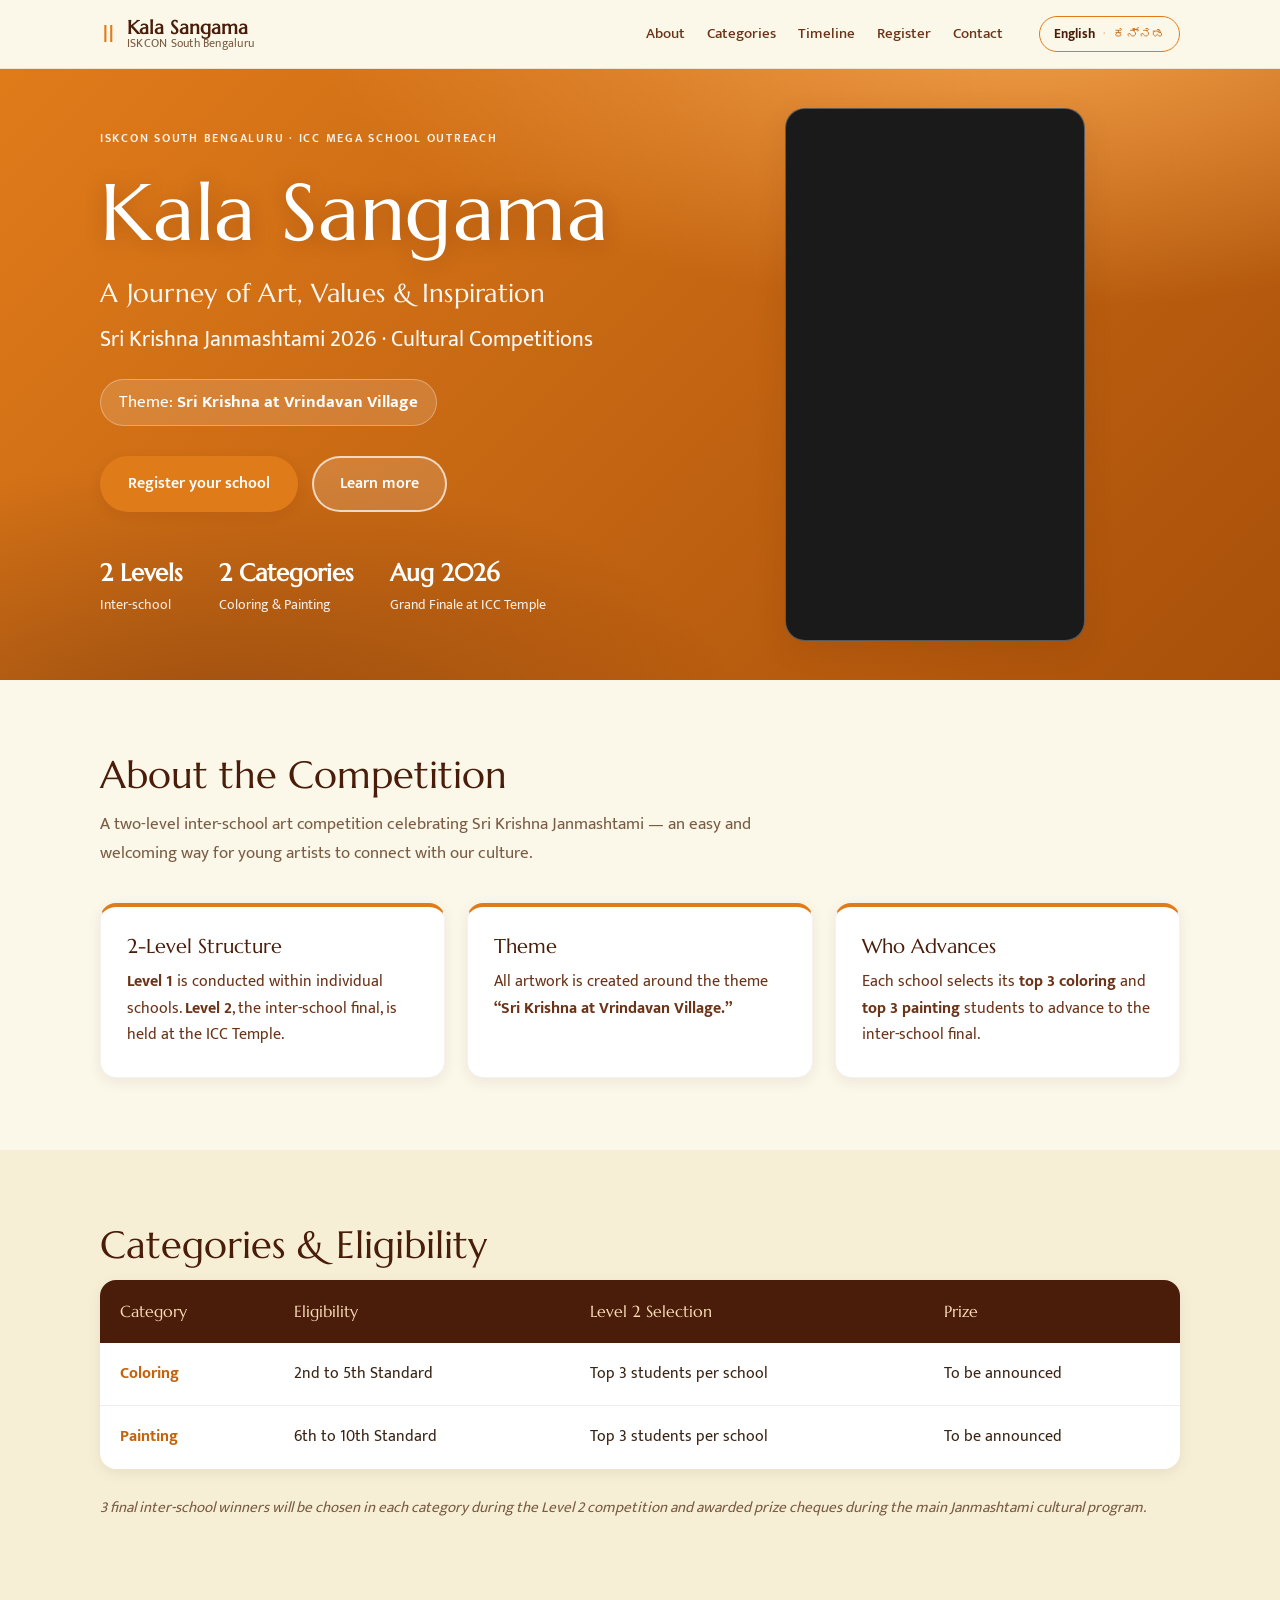
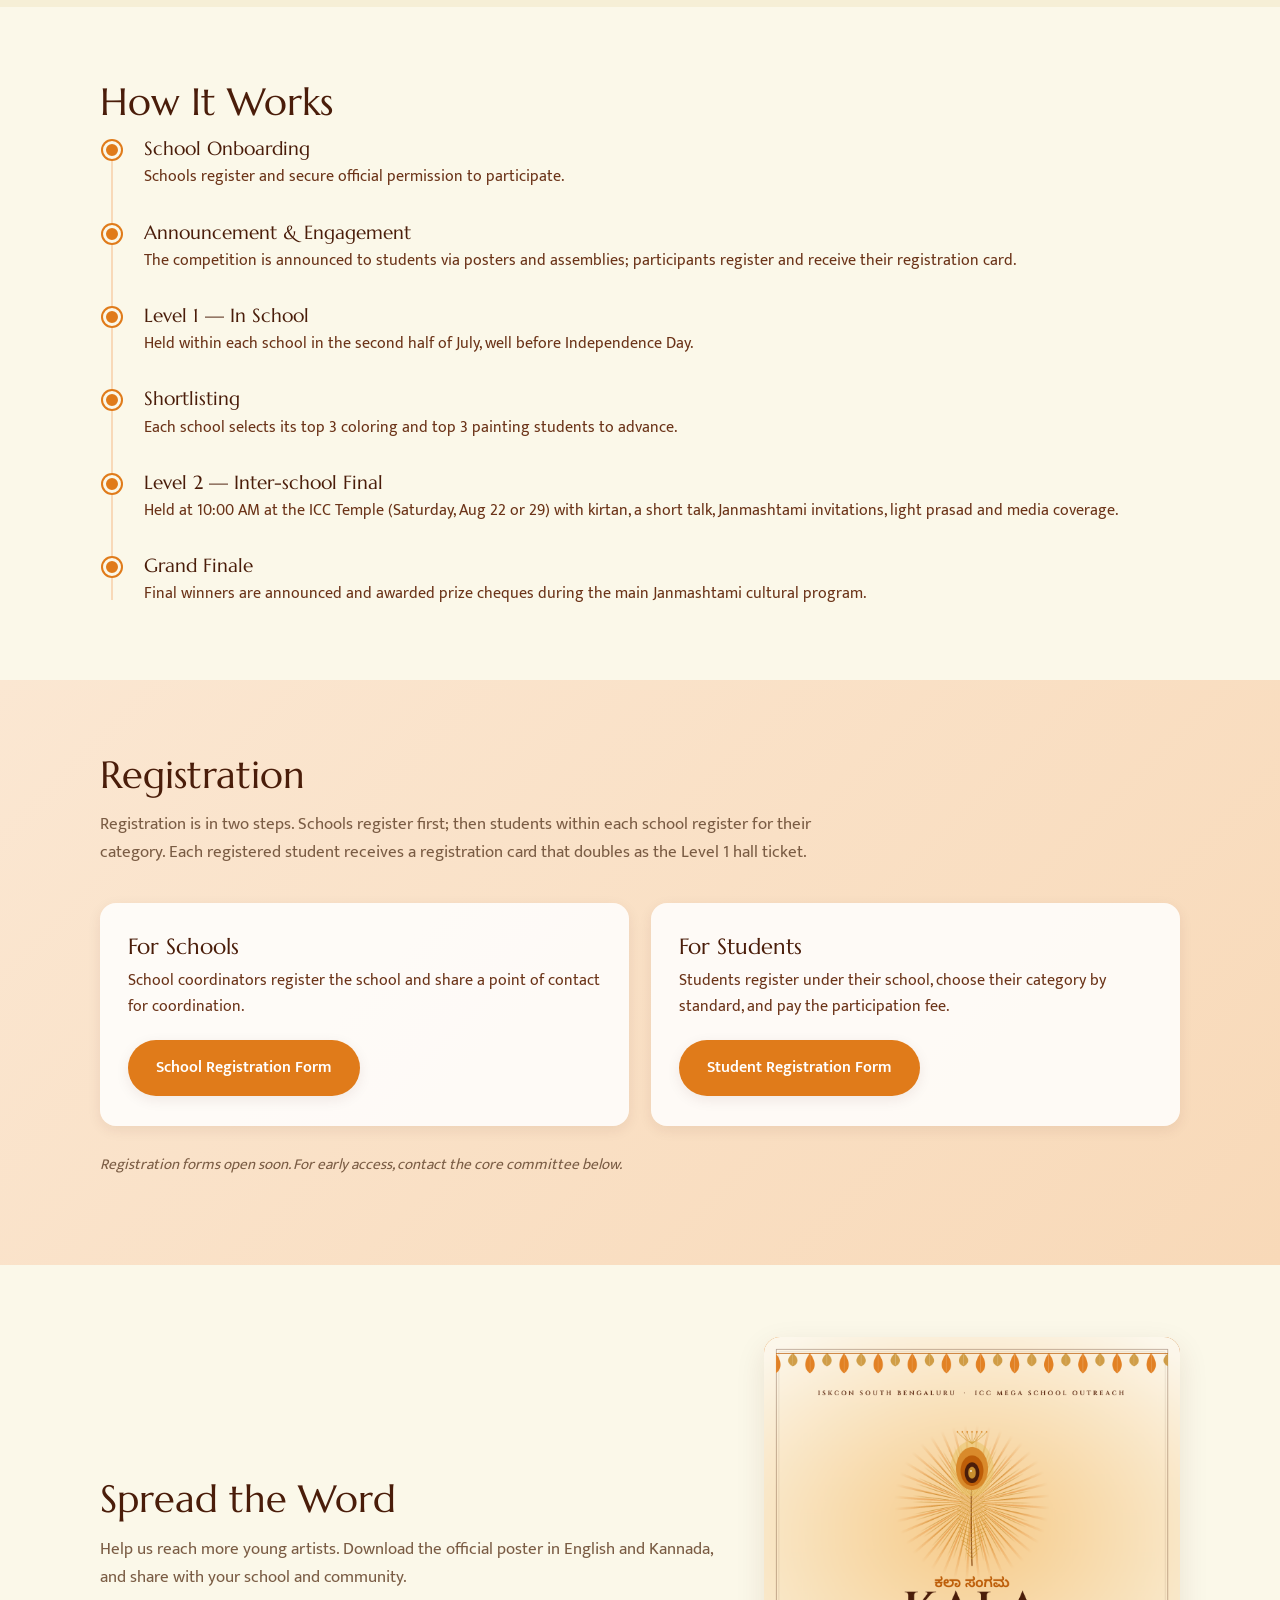
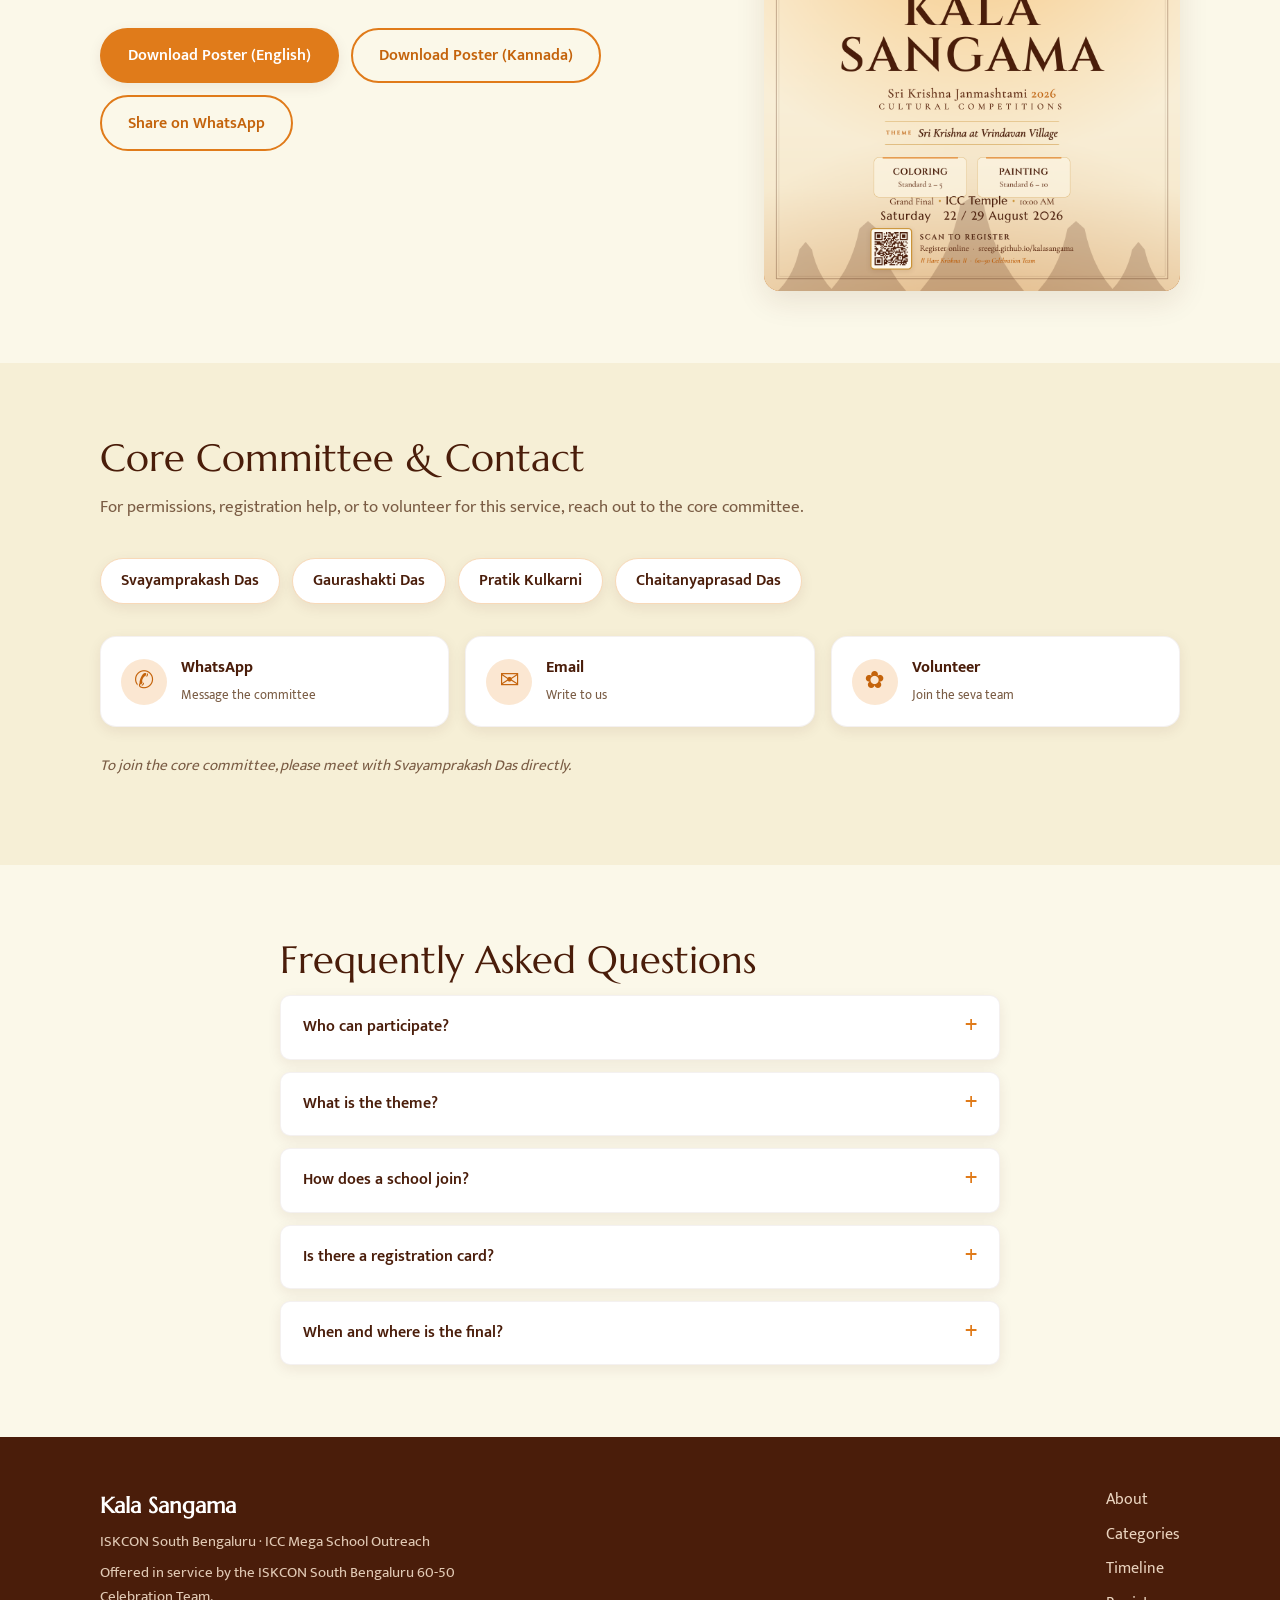
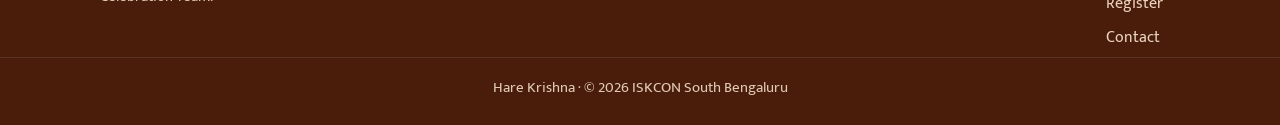
<file: index.html>
<!DOCTYPE html>
<html lang="en">
<head>
  <meta charset="UTF-8" />
  <meta name="viewport" content="width=device-width, initial-scale=1.0" />
  <title>Kala Sangama 2026 — ISKCON South Bengaluru</title>
  <meta name="description" content="Kala Sangama — Sri Krishna Janmashtami 2026 inter-school coloring & painting competition by ISKCON South Bengaluru. Theme: Sri Krishna at Vrindavan Village." />

  <!-- Open Graph / social sharing -->
  <meta property="og:type" content="website" />
  <meta property="og:title" content="Kala Sangama 2026 — Sri Krishna Janmashtami Cultural Competitions" />
  <meta property="og:description" content="Inter-school coloring & painting competition. Theme: Sri Krishna at Vrindavan Village. Organised by ISKCON South Bengaluru." />
  <meta property="og:image" content="assets/og-image.png" />

  <!-- Inline saffron favicon (replace with assets/favicon.png anytime) -->
  <link rel="icon" href="data:image/svg+xml,%3Csvg xmlns='http://www.w3.org/2000/svg' viewBox='0 0 64 64'%3E%3Crect width='64' height='64' rx='14' fill='%23e07b1a'/%3E%3Ctext x='32' y='46' font-size='40' text-anchor='middle' fill='%23fff' font-family='Georgia,serif'%3E%E0%A5%A5%3C/text%3E%3C/svg%3E" />

  <link rel="preconnect" href="https://fonts.googleapis.com" />
  <link rel="preconnect" href="https://fonts.gstatic.com" crossorigin />
  <link href="https://fonts.googleapis.com/css2?family=Marcellus&family=Mukta:wght@400;500;600;700&family=Noto+Sans+Kannada:wght@400;500;600;700&display=swap" rel="stylesheet" />

  <link rel="stylesheet" href="css/styles.css" />
</head>
<body>
  <!-- ============ HEADER ============ -->
  <header class="site-header" id="top">
    <div class="container header-inner">
      <a href="#top" class="brand">
        <span class="brand-mark">॥</span>
        <span class="brand-text">
          <strong data-i18n="brand.name">Kala Sangama</strong>
          <small data-i18n="brand.tag">ISKCON South Bengaluru</small>
        </span>
      </a>

      <nav class="main-nav" aria-label="Primary">
        <a href="#about" data-i18n="nav.about">About</a>
        <a href="#categories" data-i18n="nav.categories">Categories</a>
        <a href="#timeline" data-i18n="nav.timeline">Timeline</a>
        <a href="#register" data-i18n="nav.register">Register</a>
        <a href="#contact" data-i18n="nav.contact">Contact</a>
      </nav>

      <div class="header-actions">
        <button class="lang-toggle" id="langToggle" type="button" aria-label="Switch language">
          <span data-lang-label="en">English</span>
          <span class="sep">·</span>
          <span data-lang-label="kn">ಕನ್ನಡ</span>
        </button>
        <button class="nav-burger" id="navBurger" type="button" aria-label="Menu" aria-expanded="false">
          <span></span><span></span><span></span>
        </button>
      </div>
    </div>
  </header>

  <!-- ============ HERO ============ -->
  <section class="hero">
    <div class="hero-overlay"></div>
    <div class="container hero-grid">
      <div class="hero-inner">
      <p class="hero-eyebrow" data-i18n="hero.eyebrow">ISKCON South Bengaluru · ICC Mega School Outreach</p>
      <h1 class="hero-title" data-i18n="hero.title">Kala Sangama</h1>
      <p class="hero-tagline" data-i18n="hero.tagline">A Journey of Art, Values &amp; Inspiration</p>
      <p class="hero-subtitle" data-i18n="hero.subtitle">Sri Krishna Janmashtami 2026 · Cultural Competitions</p>
      <p class="hero-theme">
        <span data-i18n="hero.themeLabel">Theme</span>:
        <strong data-i18n="hero.theme">Sri Krishna at Vrindavan Village</strong>
      </p>
      <div class="hero-cta">
        <a href="#register" class="btn btn-primary" data-i18n="hero.ctaRegister">Register your school</a>
        <a href="#about" class="btn btn-ghost" data-i18n="hero.ctaLearn">Learn more</a>
      </div>
      <ul class="hero-facts">
        <li><strong data-i18n="hero.fact1Value">2 Levels</strong><span data-i18n="hero.fact1Label">Inter-school</span></li>
        <li><strong data-i18n="hero.fact2Value">2 Categories</strong><span data-i18n="hero.fact2Label">Coloring & Painting</span></li>
        <li><strong data-i18n="hero.fact3Value">Aug 2026</strong><span data-i18n="hero.fact3Label">Grand Finale at ICC Temple</span></li>
      </ul>
      </div>
      <div class="hero-media">
        <div class="video-frame" id="videoFrame" hidden>
          <iframe id="promoVideo" title="Kala Sangama promotional video"
                  allow="autoplay; fullscreen" allowfullscreen loading="lazy"></iframe>
        </div>
        <p class="hero-note" id="videoFallback" data-i18n="video.soon">Promotional video coming soon.</p>
      </div>
    </div>
  </section>

  <!-- ============ ABOUT ============ -->
  <section class="section" id="about">
    <div class="container">
      <h2 class="section-title" data-i18n="about.title">About the Competition</h2>
      <p class="section-lead" data-i18n="about.lead">A two-level inter-school art competition celebrating Sri Krishna Janmashtami — an easy and welcoming way for young artists to connect with our culture.</p>

      <div class="cards-3">
        <article class="card">
          <h3 data-i18n="about.c1Title">2-Level Structure</h3>
          <p data-i18n="about.c1Body"><strong>Level 1</strong> is conducted within individual schools. <strong>Level 2</strong>, the inter-school final, is held at the ICC Temple.</p>
        </article>
        <article class="card">
          <h3 data-i18n="about.c2Title">Theme</h3>
          <p data-i18n="about.c2Body">All artwork is created around the theme <strong>“Sri Krishna at Vrindavan Village.”</strong></p>
        </article>
        <article class="card">
          <h3 data-i18n="about.c3Title">Who Advances</h3>
          <p data-i18n="about.c3Body">Each school selects its <strong>top 3 coloring</strong> and <strong>top 3 painting</strong> students to advance to the inter-school final.</p>
        </article>
      </div>
    </div>
  </section>

  <!-- ============ CATEGORIES ============ -->
  <section class="section section-alt" id="categories">
    <div class="container">
      <h2 class="section-title" data-i18n="cat.title">Categories & Eligibility</h2>
      <div class="table-wrap">
        <table class="cat-table">
          <thead>
            <tr>
              <th data-i18n="cat.thCategory">Category</th>
              <th data-i18n="cat.thEligibility">Eligibility</th>
              <th data-i18n="cat.thSelection">Level 2 Selection</th>
              <th data-i18n="cat.thPrize">Prize</th>
            </tr>
          </thead>
          <tbody>
            <tr>
              <td data-i18n="cat.r1Cat"><strong>Coloring</strong></td>
              <td data-i18n="cat.r1Elig">2nd to 5th Standard</td>
              <td data-i18n="cat.r1Sel">Top 3 students per school</td>
              <td data-i18n="cat.r1Prize">To be announced</td>
            </tr>
            <tr>
              <td data-i18n="cat.r2Cat"><strong>Painting</strong></td>
              <td data-i18n="cat.r2Elig">6th to 10th Standard</td>
              <td data-i18n="cat.r2Sel">Top 3 students per school</td>
              <td data-i18n="cat.r2Prize">To be announced</td>
            </tr>
          </tbody>
        </table>
      </div>
      <p class="note" data-i18n="cat.note">3 final inter-school winners will be chosen in each category during the Level 2 competition and awarded prize cheques during the main Janmashtami cultural program.</p>
    </div>
  </section>

  <!-- ============ TIMELINE ============ -->
  <section class="section" id="timeline">
    <div class="container">
      <h2 class="section-title" data-i18n="time.title">How It Works</h2>
      <ol class="timeline">
        <li class="timeline-item">
          <span class="timeline-dot"></span>
          <h3 data-i18n="time.s1Title">School Onboarding</h3>
          <p data-i18n="time.s1Body">Schools register and secure official permission to participate.</p>
        </li>
        <li class="timeline-item">
          <span class="timeline-dot"></span>
          <h3 data-i18n="time.s2Title">Announcement & Engagement</h3>
          <p data-i18n="time.s2Body">The competition is announced to students via posters and assemblies; participants register and receive their registration card.</p>
        </li>
        <li class="timeline-item">
          <span class="timeline-dot"></span>
          <h3 data-i18n="time.s3Title">Level 1 — In School</h3>
          <p data-i18n="time.s3Body">Held within each school in the second half of July, well before Independence Day.</p>
        </li>
        <li class="timeline-item">
          <span class="timeline-dot"></span>
          <h3 data-i18n="time.s4Title">Shortlisting</h3>
          <p data-i18n="time.s4Body">Each school selects its top 3 coloring and top 3 painting students to advance.</p>
        </li>
        <li class="timeline-item">
          <span class="timeline-dot"></span>
          <h3 data-i18n="time.s5Title">Level 2 — Inter-school Final</h3>
          <p data-i18n="time.s5Body">Held at 10:00 AM at the ICC Temple (Saturday, Aug 22 or 29) with kirtan, a short talk, Janmashtami invitations, light prasad and media coverage.</p>
        </li>
        <li class="timeline-item">
          <span class="timeline-dot"></span>
          <h3 data-i18n="time.s6Title">Grand Finale</h3>
          <p data-i18n="time.s6Body">Final winners are announced and awarded prize cheques during the main Janmashtami cultural program.</p>
        </li>
      </ol>
    </div>
  </section>

  <!-- ============ REGISTER ============ -->
  <section class="section section-saffron" id="register">
    <div class="container">
      <h2 class="section-title" data-i18n="reg.title">Registration</h2>
      <p class="section-lead" data-i18n="reg.lead">Registration is in two steps. Schools register first; then students within each school register for their category. Each registered student receives a registration card that doubles as the Level 1 hall ticket.</p>

      <div class="cards-2">
        <article class="reg-card">
          <h3 data-i18n="reg.schoolTitle">For Schools</h3>
          <p data-i18n="reg.schoolBody">School coordinators register the school and share a point of contact for coordination.</p>
          <a href="#" class="btn btn-primary" data-reg-link="school" data-i18n="reg.schoolBtn">School Registration Form</a>
        </article>
        <article class="reg-card">
          <h3 data-i18n="reg.studentTitle">For Students</h3>
          <p data-i18n="reg.studentBody">Students register under their school, choose their category by standard, and pay the participation fee.</p>
          <a href="#" class="btn btn-primary" data-reg-link="student" data-i18n="reg.studentBtn">Student Registration Form</a>
        </article>
      </div>
      <p class="note" data-i18n="reg.note">Registration forms open soon. For early access, contact the core committee below.</p>
    </div>
  </section>

  <!-- ============ PROMOTE ============ -->
  <section class="section" id="promote">
    <div class="container promote-inner">
      <div>
        <h2 class="section-title" data-i18n="promo.title">Spread the Word</h2>
        <p class="section-lead" data-i18n="promo.lead">Help us reach more young artists. Download the official poster in English and Kannada, and share with your school and community.</p>
        <div class="promo-actions">
          <a href="assets/poster-en.png" download class="btn btn-primary" data-i18n="promo.dlEn">Download Poster (English)</a>
          <a href="assets/poster-kn.png" download class="btn btn-outline" data-i18n="promo.dlKn">Download Poster (Kannada)</a>
          <button class="btn btn-outline" id="shareWhatsApp" type="button" data-i18n="promo.share">Share on WhatsApp</button>
        </div>
      </div>
      <div class="poster-frame" aria-hidden="true">
        <img src="assets/poster-en.png" alt="" onerror="this.closest('.poster-frame').classList.add('poster-fallback')" />
        <div class="poster-placeholder">
          <span>॥</span>
          <strong data-i18n="brand.name">Kala Sangama</strong>
          <em data-i18n="hero.theme">Sri Krishna at Vrindavan Village</em>
        </div>
      </div>
    </div>
  </section>

  <!-- ============ COMMITTEE / CONTACT ============ -->
  <section class="section section-alt" id="contact">
    <div class="container">
      <h2 class="section-title" data-i18n="contact.title">Core Committee & Contact</h2>
      <p class="section-lead" data-i18n="contact.lead">For permissions, registration help, or to volunteer for this service, reach out to the core committee.</p>

      <ul class="committee">
        <li>Svayamprakash Das</li>
        <li>Gaurashakti Das</li>
        <li>Pratik Kulkarni</li>
        <li>Chaitanyaprasad Das</li>
      </ul>

      <div class="contact-grid">
        <a class="contact-chip" data-contact="whatsapp" href="#">
          <span class="contact-ic">✆</span>
          <span><strong data-i18n="contact.waTitle">WhatsApp</strong><small data-i18n="contact.waBody">Message the committee</small></span>
        </a>
        <a class="contact-chip" data-contact="email" href="#">
          <span class="contact-ic">✉</span>
          <span><strong data-i18n="contact.emailTitle">Email</strong><small data-i18n="contact.emailBody">Write to us</small></span>
        </a>
        <a class="contact-chip" data-contact="volunteer" href="#">
          <span class="contact-ic">✿</span>
          <span><strong data-i18n="contact.volTitle">Volunteer</strong><small data-i18n="contact.volBody">Join the seva team</small></span>
        </a>
      </div>
      <p class="note" data-i18n="contact.joinNote">To join the core committee, please meet with Svayamprakash Das directly.</p>
    </div>
  </section>

  <!-- ============ FAQ ============ -->
  <section class="section" id="faq">
    <div class="container narrow">
      <h2 class="section-title" data-i18n="faq.title">Frequently Asked Questions</h2>
      <div class="faq-list">
        <details class="faq">
          <summary data-i18n="faq.q1">Who can participate?</summary>
          <p data-i18n="faq.a1">Students from 2nd to 5th Standard compete in Coloring; students from 6th to 10th Standard compete in Painting.</p>
        </details>
        <details class="faq">
          <summary data-i18n="faq.q2">What is the theme?</summary>
          <p data-i18n="faq.a2">All artwork is based on “Sri Krishna at Vrindavan Village.”</p>
        </details>
        <details class="faq">
          <summary data-i18n="faq.q3">How does a school join?</summary>
          <p data-i18n="faq.a3">A school coordinator fills the School Registration Form. Our team then visits to confirm permissions and schedule the Level 1 competition.</p>
        </details>
        <details class="faq">
          <summary data-i18n="faq.q4">Is there a registration card?</summary>
          <p data-i18n="faq.a4">Yes. Upon paying the participation fee, each student receives a registration card that also serves as the hall ticket for the Level 1 competition.</p>
        </details>
        <details class="faq">
          <summary data-i18n="faq.q5">When and where is the final?</summary>
          <p data-i18n="faq.a5">The Level 2 inter-school final is held at 10:00 AM at the ICC Temple on Saturday, Aug 22 or 29, 2026, before Janmashtami.</p>
        </details>
      </div>
    </div>
  </section>

  <!-- ============ FOOTER ============ -->
  <footer class="site-footer">
    <div class="container footer-inner">
      <div>
        <strong data-i18n="brand.name">Kala Sangama</strong>
        <p data-i18n="footer.org">ISKCON South Bengaluru · ICC Mega School Outreach</p>
        <p class="footer-team" data-i18n="footer.team">Offered in service by the ISKCON South Bengaluru 60-50 Celebration Team.</p>
      </div>
      <nav class="footer-nav" aria-label="Footer">
        <a href="#about" data-i18n="nav.about">About</a>
        <a href="#categories" data-i18n="nav.categories">Categories</a>
        <a href="#timeline" data-i18n="nav.timeline">Timeline</a>
        <a href="#register" data-i18n="nav.register">Register</a>
        <a href="#contact" data-i18n="nav.contact">Contact</a>
      </nav>
    </div>
    <p class="footer-bottom" data-i18n="footer.bottom">Hare Krishna · © 2026 ISKCON South Bengaluru</p>
  </footer>

  <script src="js/config.js"></script>
  <script src="js/i18n.js"></script>
  <script src="js/main.js"></script>
</body>
</html>
</file>
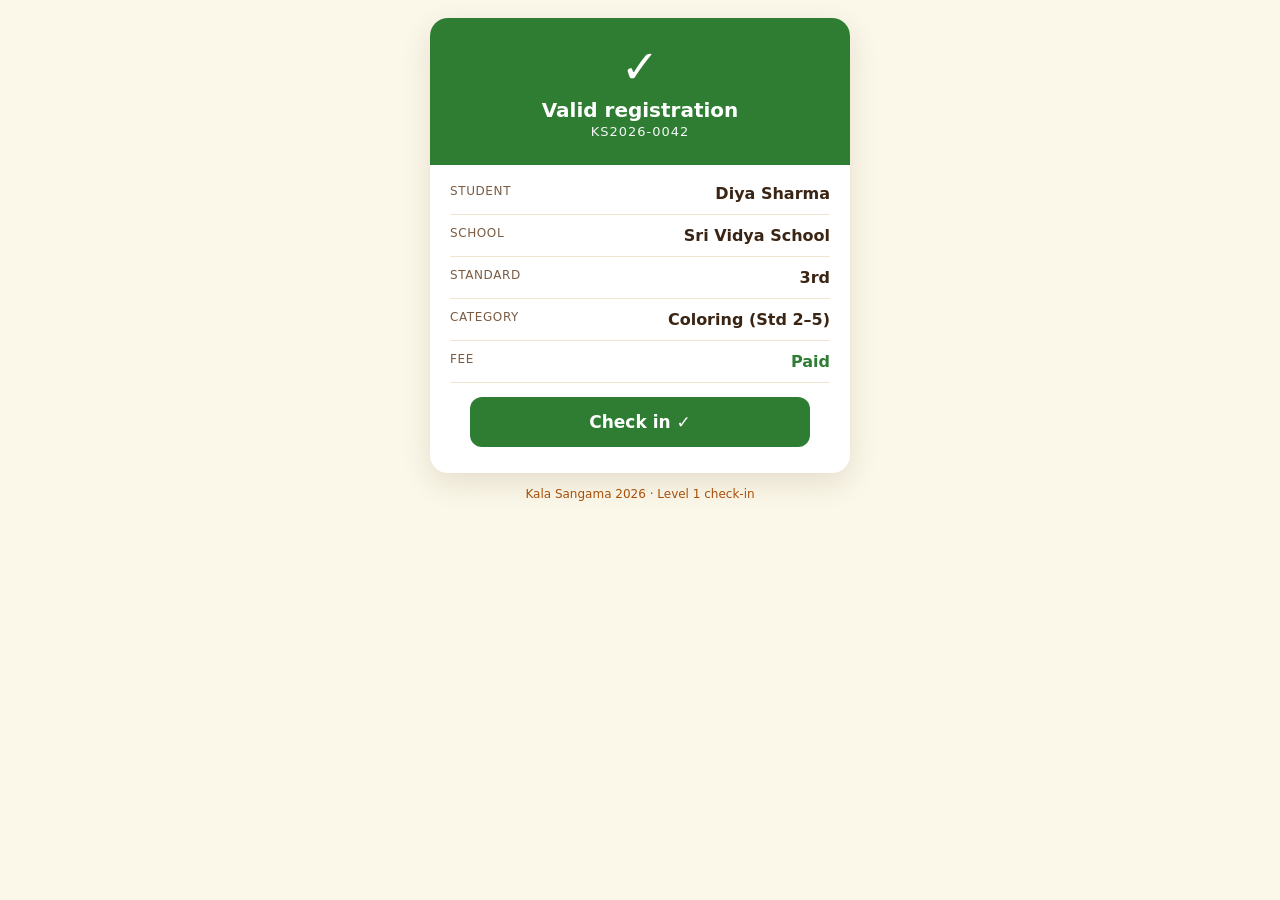
<file: phase2-registration/verify-preview.html>
<!doctype html>
<html><head><meta charset="utf-8">
<meta name="viewport" content="width=device-width,initial-scale=1">
<title>Kala Sangama 2026 — Check-in preview</title>
<!--
  Visual preview of the page rendered by Verify.gs (doGet) — "valid registration"
  state with a check-in button. Keep styles in sync with page_() in Verify.gs.
-->
<style>
 body{margin:0;font-family:system-ui,-apple-system,Segoe UI,Roboto,sans-serif;
   background:#fbf8e9;color:#3a2414;display:flex;justify-content:center;}
 .wrap{max-width:420px;width:100%;padding:18px;}
 .card{background:#fff;border-radius:18px;box-shadow:0 10px 30px rgba(74,29,10,.12);overflow:hidden;}
 .top{background:#2e7d32;color:#fff;text-align:center;padding:26px 18px;}
 .ic{font-size:46px;line-height:1;}
 .top h1{margin:8px 0 2px;font-size:20px;} .top .sub{opacity:.95;font-size:13px;letter-spacing:1px;}
 .rows{padding:8px 20px 4px;} .r{display:flex;justify-content:space-between;gap:14px;
   padding:11px 0;border-bottom:1px solid #f0e6cf;} .r:last-child{border-bottom:0;}
 .r .l{color:#7a5c44;font-size:12px;text-transform:uppercase;letter-spacing:.05em;}
 .r .v{font-size:16px;font-weight:600;text-align:right;}
 .btn{display:block;margin:14px 20px 22px;background:#2e7d32;color:#fff;text-align:center;
   padding:15px;border-radius:12px;font-size:17px;font-weight:700;text-decoration:none;}
 .ev{text-align:center;color:#a8500a;font-size:12px;margin:14px 0 0;}
</style></head>
<body><div class="wrap"><div class="card">
  <div class="top"><div class="ic">✓</div><h1>Valid registration</h1>
    <div class="sub">KS2026-0042</div></div>
  <div class="rows">
    <div class="r"><span class="l">Student</span><span class="v">Diya Sharma</span></div>
    <div class="r"><span class="l">School</span><span class="v">Sri Vidya School</span></div>
    <div class="r"><span class="l">Standard</span><span class="v">3rd</span></div>
    <div class="r"><span class="l">Category</span><span class="v">Coloring (Std 2–5)</span></div>
    <div class="r"><span class="l">Fee</span><span class="v"><b style="color:#2e7d32">Paid</b></span></div>
    <a class="btn" href="#">Check in ✓</a>
  </div>
</div><p class="ev">Kala Sangama 2026 · Level 1 check-in</p></div></body></html>
</file>
<file: css/styles.css>
/* ============================================================
   Kala Sangama — ISKCON South Bengaluru
   Static marketing site styles
   ============================================================ */

:root {
  --saffron:        #e07b1a;
  --saffron-dark:   #c4630b;
  --saffron-deep:   #a8500a;
  --maroon:         #4a1d0a;
  --maroon-soft:    #6b3318;
  --cream:          #fbf8e9;
  --cream-2:        #f6efd6;
  --peach:          #f8d9b8;
  --peach-soft:     #fbe7d2;
  --ink:            #3a2414;
  --muted:          #7a5c44;
  --white:          #ffffff;
  --shadow:         0 10px 30px rgba(74, 29, 10, 0.10);
  --shadow-sm:      0 4px 14px rgba(74, 29, 10, 0.08);
  --radius:         16px;
  --radius-sm:      10px;
  --maxw:           1120px;
  --font-display:   "Marcellus", Georgia, serif;
  --font-body:      "Mukta", system-ui, -apple-system, sans-serif;
}

html[lang="kn"] {
  --font-display: "Noto Sans Kannada", "Marcellus", serif;
  --font-body:    "Noto Sans Kannada", "Mukta", sans-serif;
}

* { box-sizing: border-box; }

html { scroll-behavior: smooth; scroll-padding-top: 76px; }

body {
  margin: 0;
  font-family: var(--font-body);
  color: var(--ink);
  background: var(--cream);
  line-height: 1.65;
  -webkit-font-smoothing: antialiased;
}

.container { width: 100%; max-width: var(--maxw); margin: 0 auto; padding: 0 20px; }
.container.narrow { max-width: 760px; }

h1, h2, h3 { font-family: var(--font-display); color: var(--maroon); line-height: 1.2; font-weight: 400; }
a { color: var(--saffron-dark); text-decoration: none; }
img { max-width: 100%; display: block; }

/* ---------- Buttons ---------- */
.btn {
  display: inline-block;
  padding: 13px 26px;
  border-radius: 999px;
  font-weight: 600;
  font-family: var(--font-body);
  font-size: 0.98rem;
  cursor: pointer;
  border: 2px solid transparent;
  transition: transform .15s ease, box-shadow .15s ease, background .15s ease;
  text-align: center;
}
.btn:active { transform: translateY(1px); }
.btn-primary { background: var(--saffron); color: #fff; box-shadow: var(--shadow-sm); }
.btn-primary:hover { background: var(--saffron-dark); color: #fff; }
.btn-ghost { background: rgba(255,255,255,.15); color: #fff; border-color: rgba(255,255,255,.7); }
.btn-ghost:hover { background: rgba(255,255,255,.28); }
.btn-outline { background: transparent; color: var(--saffron-dark); border-color: var(--saffron); }
.btn-outline:hover { background: var(--saffron); color: #fff; }
.btn.is-pending { opacity: .72; }
.btn.is-pending::after { content: " · soon"; font-weight: 400; opacity: .8; }

/* ---------- Header ---------- */
.site-header {
  position: sticky; top: 0; z-index: 50;
  background: rgba(251, 248, 233, 0.92);
  backdrop-filter: blur(8px);
  border-bottom: 1px solid rgba(74, 29, 10, 0.08);
}
.header-inner { display: flex; align-items: center; gap: 18px; height: 68px; }
.brand { display: flex; align-items: center; gap: 10px; color: var(--maroon); }
.brand-mark { font-size: 1.7rem; color: var(--saffron); line-height: 1; }
.brand-text { display: flex; flex-direction: column; line-height: 1.1; }
.brand-text strong { font-family: var(--font-display); font-size: 1.2rem; }
.brand-text small { color: var(--muted); font-size: 0.72rem; letter-spacing: .02em; }

.main-nav { margin-left: auto; display: flex; gap: 22px; }
.main-nav a { color: var(--maroon-soft); font-weight: 500; font-size: 0.95rem; }
.main-nav a:hover { color: var(--saffron-dark); }

.header-actions { display: flex; align-items: center; gap: 12px; margin-left: 18px; }
.lang-toggle {
  border: 1.5px solid var(--saffron); background: transparent; color: var(--saffron-dark);
  border-radius: 999px; padding: 6px 14px; font-size: 0.82rem; cursor: pointer; font-family: var(--font-body);
  white-space: nowrap;
}
.lang-toggle .sep { opacity: .4; margin: 0 5px; }
.lang-toggle [data-lang-label].active { color: var(--maroon); font-weight: 700; }

.nav-burger { display: none; flex-direction: column; gap: 5px; background: none; border: 0; cursor: pointer; padding: 6px; }
.nav-burger span { width: 24px; height: 2.5px; background: var(--maroon); border-radius: 2px; transition: .2s; }

/* ---------- Hero ---------- */
.hero {
  position: relative; color: #fff; overflow: hidden;
  background:
    radial-gradient(1200px 500px at 80% -10%, #f3a04a 0%, transparent 60%),
    linear-gradient(135deg, var(--saffron) 0%, var(--saffron-deep) 100%);
}
.hero-overlay {
  position: absolute; inset: 0;
  background: radial-gradient(800px 400px at 15% 110%, rgba(74,29,10,.35), transparent 70%);
  pointer-events: none;
}
.hero-inner { position: relative; padding: 78px 0 70px; max-width: 880px; }
.hero-grid { display: grid; grid-template-columns: 1.05fr 0.95fr; gap: 50px; align-items: center; }
.hero-grid .hero-inner { max-width: none; padding: 60px 0 64px; }
.hero-media { position: relative; display: flex; flex-direction: column; align-items: center; justify-content: center; }
.hero-media .video-frame { max-width: 300px; width: 100%; margin: 0; border: 1px solid rgba(255, 255, 255, 0.28); }
.hero-note { color: rgba(255, 255, 255, 0.88); font-size: 0.9rem; font-style: italic; margin: 14px 0 0; text-align: center; }
.hero-eyebrow { text-transform: uppercase; letter-spacing: .14em; font-size: 0.78rem; opacity: .92; margin: 0 0 14px; font-weight: 600; }
.hero-title { color: #fff; font-size: clamp(2.8rem, 7vw, 5rem); margin: 0; letter-spacing: .01em; text-shadow: 0 2px 20px rgba(74,29,10,.25); }
.hero-tagline { font-family: var(--font-display); font-size: clamp(1.1rem, 2.6vw, 1.6rem); margin: 12px 0 0; opacity: .95; letter-spacing: .01em; }
.hero-subtitle { font-size: clamp(1.05rem, 2.4vw, 1.4rem); margin: 8px 0 0; opacity: .96; }
.hero-theme { margin: 20px 0 0; font-size: 1.05rem; background: rgba(255,255,255,.14); display: inline-block; padding: 9px 18px; border-radius: 999px; border: 1px solid rgba(255,255,255,.3); }
.hero-theme strong { font-weight: 700; }
.hero-cta { display: flex; gap: 14px; flex-wrap: wrap; margin: 30px 0 0; }
.hero-facts { list-style: none; display: flex; flex-wrap: wrap; gap: 14px 36px; padding: 0; margin: 42px 0 0; }
.hero-facts li { display: flex; flex-direction: column; }
.hero-facts strong { font-family: var(--font-display); font-size: 1.5rem; }
.hero-facts span { opacity: .9; font-size: 0.85rem; }

/* ---------- Sections ---------- */
.section { padding: 72px 0; }
.section-alt { background: var(--cream-2); }
.section-saffron {
  background: linear-gradient(135deg, var(--peach-soft), var(--peach));
}
.section-title { font-size: clamp(1.7rem, 4vw, 2.4rem); margin: 0 0 12px; }
.section-lead { color: var(--muted); font-size: 1.08rem; max-width: 720px; margin: 0 0 36px; }
.note { color: var(--muted); font-size: 0.95rem; font-style: italic; margin-top: 26px; }

/* ---------- Cards ---------- */
.cards-3 { display: grid; grid-template-columns: repeat(3, 1fr); gap: 22px; }
.cards-2 { display: grid; grid-template-columns: repeat(2, 1fr); gap: 22px; }
.card {
  background: var(--white); border-radius: var(--radius); padding: 28px 26px;
  box-shadow: var(--shadow-sm); border: 1px solid rgba(74,29,10,.06);
  border-top: 4px solid var(--saffron);
}
.card h3 { margin: 0 0 10px; font-size: 1.25rem; }
.card p { margin: 0; color: var(--maroon-soft); }

/* ---------- Promo video ---------- */
.video-band { display: grid; grid-template-columns: 1fr minmax(280px, 360px); gap: 52px; align-items: center; }
.video-copy .section-lead { margin-bottom: 20px; }
.video-points { list-style: none; padding: 0; margin: 0 0 26px; display: grid; gap: 10px; }
.video-points li { position: relative; padding-left: 28px; color: var(--maroon-soft); font-size: 1.02rem; }
.video-points li::before { content: "✦"; position: absolute; left: 0; color: var(--saffron); }
.video-frame {
  width: 100%; max-width: 360px; margin: 0; aspect-ratio: 9 / 16;
  border-radius: 20px; overflow: hidden; box-shadow: var(--shadow);
  background: #1a1a1a; border: 1px solid rgba(74, 29, 10, 0.1);
}
.video-frame iframe { width: 100%; height: 100%; border: 0; display: block; }

/* ---------- Categories table ---------- */
.table-wrap { overflow-x: auto; border-radius: var(--radius); box-shadow: var(--shadow-sm); background: var(--white); }
.cat-table { width: 100%; border-collapse: collapse; min-width: 560px; }
.cat-table th, .cat-table td { text-align: left; padding: 18px 20px; border-bottom: 1px solid rgba(74,29,10,.08); }
.cat-table thead th { background: var(--maroon); color: var(--peach); font-family: var(--font-display); font-weight: 400; font-size: 1rem; }
.cat-table tbody tr:last-child td { border-bottom: 0; }
.cat-table tbody tr:hover { background: var(--cream); }
.cat-table strong { color: var(--saffron-dark); }

/* ---------- Timeline ---------- */
.timeline { list-style: none; padding: 0; margin: 0; position: relative; }
.timeline::before { content: ""; position: absolute; left: 11px; top: 8px; bottom: 8px; width: 2px; background: var(--peach); }
.timeline-item { position: relative; padding: 0 0 30px 44px; }
.timeline-item:last-child { padding-bottom: 0; }
.timeline-dot { position: absolute; left: 3px; top: 4px; width: 18px; height: 18px; border-radius: 50%; background: var(--saffron); border: 3px solid var(--cream); box-shadow: 0 0 0 2px var(--saffron); }
.timeline-item h3 { margin: 0 0 4px; font-size: 1.2rem; }
.timeline-item p { margin: 0; color: var(--maroon-soft); }

/* ---------- Register ---------- */
.reg-card { background: rgba(255,255,255,.85); border-radius: var(--radius); padding: 30px 28px; box-shadow: var(--shadow-sm); }
.reg-card h3 { margin: 0 0 8px; font-size: 1.4rem; }
.reg-card p { color: var(--maroon-soft); margin: 0 0 20px; }

/* ---------- Promote ---------- */
.promote-inner { display: grid; grid-template-columns: 1.2fr .8fr; gap: 40px; align-items: center; }
.promo-actions { display: flex; flex-wrap: wrap; gap: 12px; margin-top: 8px; }
.poster-frame {
  aspect-ratio: 3/4; border-radius: var(--radius); overflow: hidden; box-shadow: var(--shadow);
  background: linear-gradient(135deg, var(--saffron), var(--saffron-deep)); position: relative;
}
.poster-frame img { width: 100%; height: 100%; object-fit: cover; }
.poster-placeholder { display: none; }
.poster-frame.poster-fallback img { display: none; }
.poster-frame.poster-fallback .poster-placeholder {
  display: flex; flex-direction: column; align-items: center; justify-content: center; gap: 12px;
  position: absolute; inset: 0; color: #fff; text-align: center; padding: 24px;
}
.poster-frame.poster-fallback .poster-placeholder span { font-size: 3rem; }
.poster-frame.poster-fallback .poster-placeholder strong { font-family: var(--font-display); font-size: 2rem; }
.poster-frame.poster-fallback .poster-placeholder em { opacity: .92; }

/* ---------- Committee / Contact ---------- */
.committee { list-style: none; padding: 0; margin: 0 0 32px; display: flex; flex-wrap: wrap; gap: 12px; }
.committee li { background: var(--white); border: 1px solid var(--peach); border-radius: 999px; padding: 9px 20px; font-weight: 600; color: var(--maroon); box-shadow: var(--shadow-sm); }
.contact-grid { display: grid; grid-template-columns: repeat(3, 1fr); gap: 16px; }
.contact-chip { display: flex; align-items: center; gap: 14px; background: var(--white); border-radius: var(--radius); padding: 18px 20px; box-shadow: var(--shadow-sm); border: 1px solid rgba(74,29,10,.06); transition: transform .15s ease; }
.contact-chip:hover { transform: translateY(-2px); }
.contact-ic { font-size: 1.5rem; width: 46px; height: 46px; display: grid; place-items: center; background: var(--peach-soft); color: var(--saffron-dark); border-radius: 50%; flex: none; }
.contact-chip strong { display: block; color: var(--maroon); }
.contact-chip small { color: var(--muted); }

/* ---------- FAQ ---------- */
.faq-list { display: flex; flex-direction: column; gap: 12px; }
.faq { background: var(--white); border-radius: var(--radius-sm); box-shadow: var(--shadow-sm); border: 1px solid rgba(74,29,10,.06); overflow: hidden; }
.faq summary { cursor: pointer; padding: 18px 22px; font-weight: 600; color: var(--maroon); list-style: none; position: relative; }
.faq summary::-webkit-details-marker { display: none; }
.faq summary::after { content: "+"; position: absolute; right: 22px; color: var(--saffron); font-size: 1.4rem; line-height: 1; transition: transform .2s; }
.faq[open] summary::after { transform: rotate(45deg); }
.faq p { margin: 0; padding: 0 22px 20px; color: var(--maroon-soft); }

/* ---------- Footer ---------- */
.site-footer { background: var(--maroon); color: var(--peach-soft); padding: 50px 0 24px; }
.footer-inner { display: flex; justify-content: space-between; gap: 30px; flex-wrap: wrap; }
.site-footer strong { font-family: var(--font-display); font-size: 1.4rem; color: #fff; }
.site-footer p { margin: 6px 0 0; opacity: .85; font-size: 0.92rem; }
.footer-team { max-width: 360px; }
.footer-nav { display: flex; flex-direction: column; gap: 8px; }
.footer-nav a { color: var(--peach-soft); opacity: .9; }
.footer-nav a:hover { opacity: 1; color: #fff; }
.footer-bottom { text-align: center; margin: 34px 0 0; opacity: .7; font-size: 0.85rem; border-top: 1px solid rgba(255,255,255,.12); padding-top: 18px; }

/* ---------- Responsive ---------- */
@media (max-width: 860px) {
  .main-nav {
    position: fixed; inset: 68px 0 auto 0; flex-direction: column; gap: 0;
    background: var(--cream); border-bottom: 1px solid rgba(74,29,10,.1);
    padding: 8px 0; transform: translateY(-120%); transition: transform .25s ease; box-shadow: var(--shadow);
  }
  .main-nav.open { transform: translateY(0); }
  .main-nav a { padding: 14px 24px; border-bottom: 1px solid rgba(74,29,10,.06); }
  .nav-burger { display: flex; }
  .cards-3, .cards-2, .contact-grid { grid-template-columns: 1fr; }
  .promote-inner { grid-template-columns: 1fr; }
  .poster-frame { max-width: 320px; margin: 0 auto; }
  .hero-grid { grid-template-columns: 1fr; gap: 22px; }
  .hero-grid .hero-inner { padding: 60px 0 4px; }
  .hero-media .video-frame { max-width: 280px; }
  .section { padding: 54px 0; }
}

@media (prefers-reduced-motion: reduce) {
  * { scroll-behavior: auto; transition: none !important; }
}
</file>
